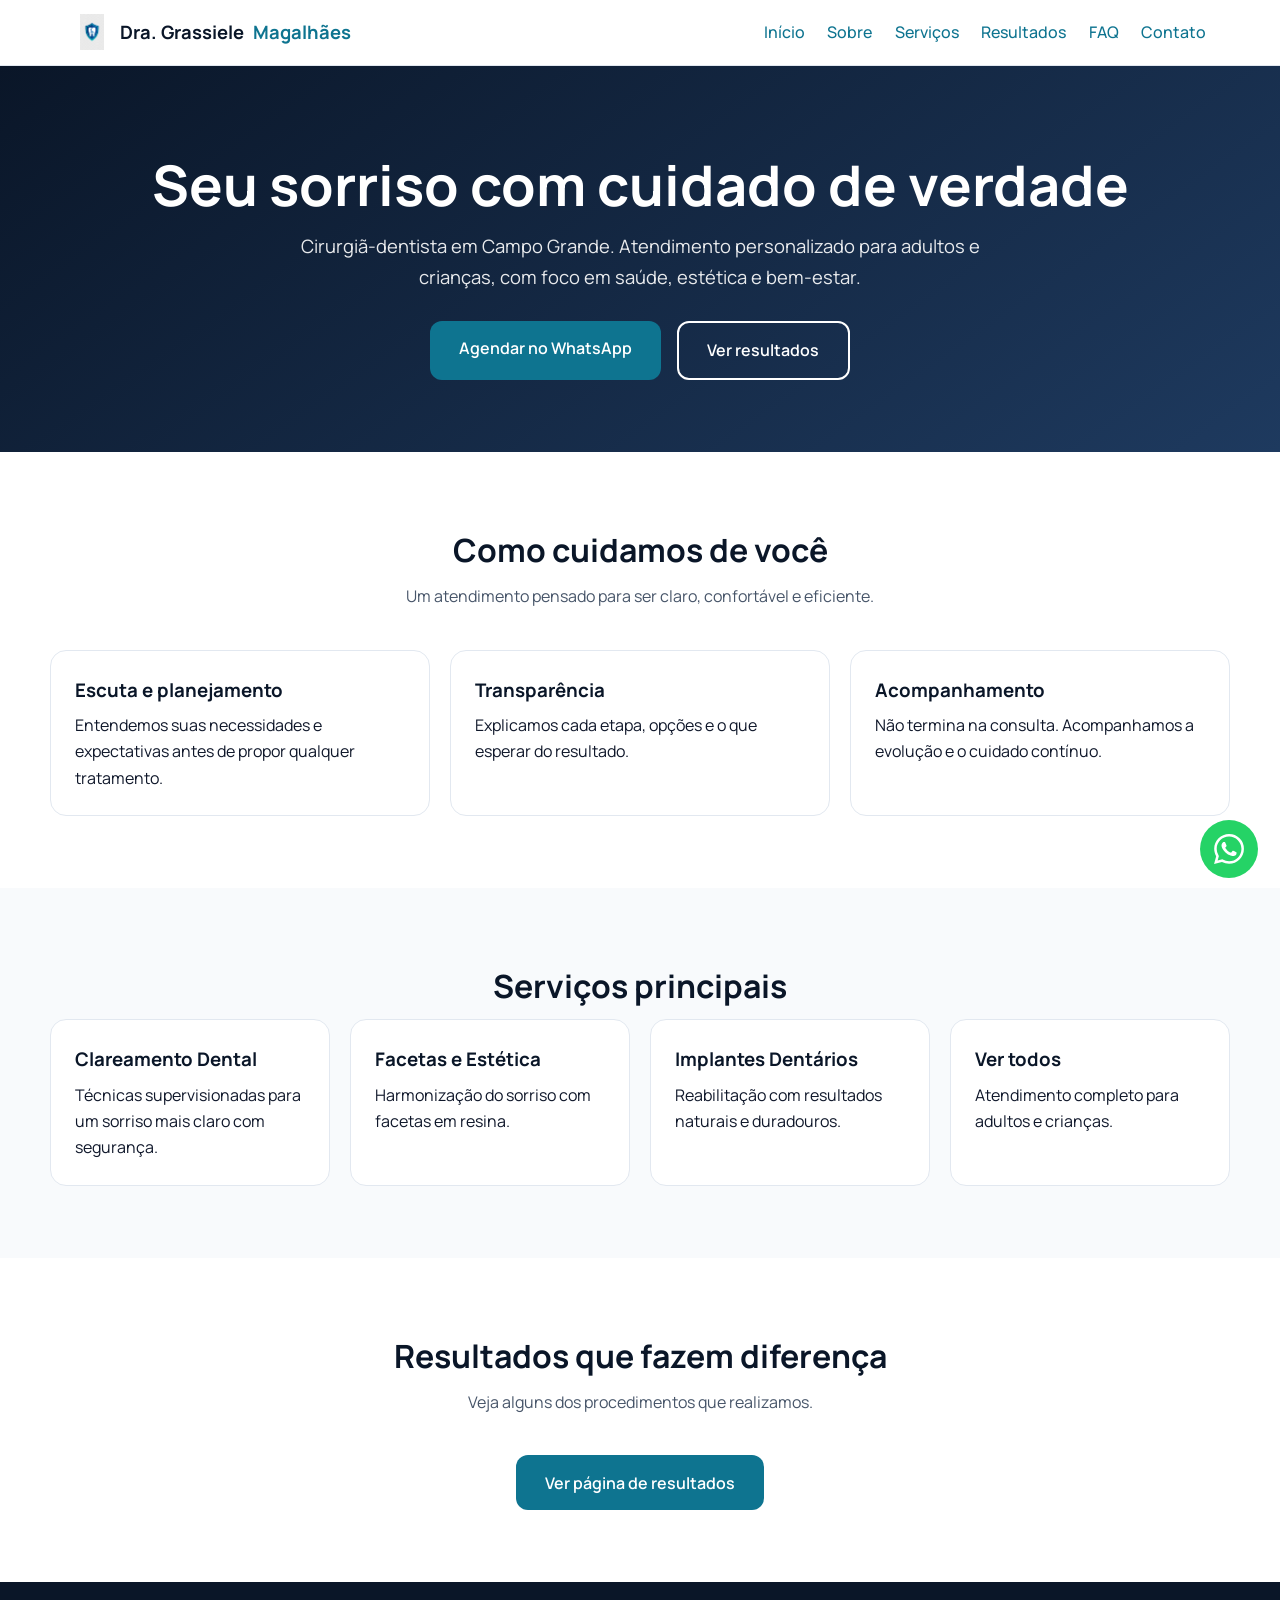
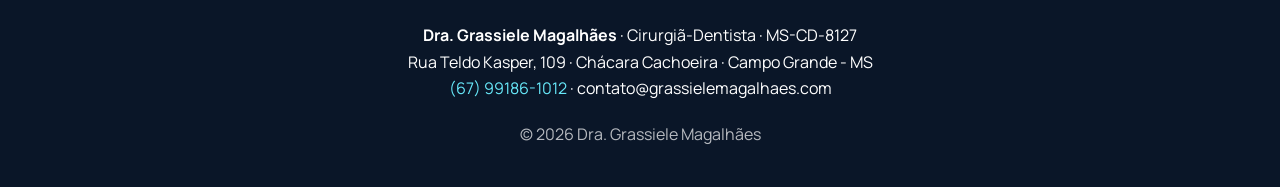
<file: index.html>
<!DOCTYPE html>
<html lang="pt-BR">
<head>
  <meta charset="UTF-8">
  <meta name="viewport" content="width=device-width, initial-scale=1.0">
  <title>Dra. Grassiele Magalhães | Dentista em Campo Grande</title>
  <link rel="preconnect" href="https://fonts.googleapis.com">
  <link rel="preconnect" href="https://fonts.gstatic.com" crossorigin>
  <link href="https://fonts.googleapis.com/css2?family=Manrope:wght@400;500;600;700&display=swap" rel="stylesheet">
  <link rel="stylesheet" href="css/style.css">
</head>
<body>
  <header class="header">
    <nav class="nav">
      <a href="index.html" class="logo"><img src="images/logo.png" alt="Logo"> Dra. Grassiele <span style="color:var(--teal)">Magalhães</span></a>
      <button class="nav-toggle">☰</button>
      <ul class="nav-menu">
        <li><a href="index.html" class="active">Início</a></li>
        <li><a href="sobre.html">Sobre</a></li>
        <li><a href="servicos.html">Serviços</a></li>
        <li><a href="resultados.html">Resultados</a></li>
        <li><a href="faq.html">FAQ</a></li>
        <li><a href="contato.html">Contato</a></li>
      </ul>
    </nav>
  </header>
  <main>
    <section class="hero">
      <h1>Seu sorriso com cuidado de verdade</h1>
      <p>Cirurgiã-dentista em Campo Grande. Atendimento personalizado para adultos e crianças, com foco em saúde, estética e bem-estar.</p>
      <div style="display:flex;gap:1rem;justify-content:center;flex-wrap:wrap;">
        <a href="https://wa.me/5567991861012?text=Olá! Gostaria de agendar uma consulta." class="btn" target="_blank">Agendar no WhatsApp</a>
        <a href="resultados.html" class="btn btn-outline">Ver resultados</a>
      </div>
    </section>
    <section class="section">
      <div class="container">
        <h2 class="section-title">Como cuidamos de você</h2>
        <p class="section-subtitle">Um atendimento pensado para ser claro, confortável e eficiente.</p>
        <div class="grid">
          <div class="card"><h3>Escuta e planejamento</h3><p>Entendemos suas necessidades e expectativas antes de propor qualquer tratamento.</p></div>
          <div class="card"><h3>Transparência</h3><p>Explicamos cada etapa, opções e o que esperar do resultado.</p></div>
          <div class="card"><h3>Acompanhamento</h3><p>Não termina na consulta. Acompanhamos a evolução e o cuidado contínuo.</p></div>
        </div>
      </div>
    </section>
    <section class="section section-soft">
      <div class="container">
        <h2 class="section-title">Serviços principais</h2>
        <div class="grid">
          <a href="clareamento.html" class="card" style="color:inherit;"><h3>Clareamento Dental</h3><p>Técnicas supervisionadas para um sorriso mais claro com segurança.</p></a>
          <a href="facetas.html" class="card" style="color:inherit;"><h3>Facetas e Estética</h3><p>Harmonização do sorriso com facetas em resina.</p></a>
          <a href="implante.html" class="card" style="color:inherit;"><h3>Implantes Dentários</h3><p>Reabilitação com resultados naturais e duradouros.</p></a>
          <a href="servicos.html" class="card" style="color:inherit;"><h3>Ver todos</h3><p>Atendimento completo para adultos e crianças.</p></a>
        </div>
      </div>
    </section>
    <section class="section">
      <div class="container" style="text-align:center;">
        <h2 class="section-title">Resultados que fazem diferença</h2>
        <p class="section-subtitle">Veja alguns dos procedimentos que realizamos.</p>
        <a href="resultados.html" class="btn">Ver página de resultados</a>
      </div>
    </section>
  </main>
  <footer class="footer">
    <p><strong>Dra. Grassiele Magalhães</strong> · Cirurgiã-Dentista · MS-CD-8127</p>
    <p>Rua Teldo Kasper, 109 · Chácara Cachoeira · Campo Grande - MS</p>
    <p><a href="https://wa.me/5567991861012" target="_blank">(67) 99186-1012</a> · contato@grassielemagalhaes.com</p>
    <p style="margin-top:1.2rem;opacity:.7;">© 2026 Dra. Grassiele Magalhães</p>
  </footer>
  <a href="https://wa.me/5567991861012" class="whatsapp-float" target="_blank" aria-label="WhatsApp"><svg viewBox="0 0 24 24" fill="currentColor"><path d="M17.472 14.382c-.297-.149-1.758-.867-2.03-.967-.273-.099-.471-.148-.67.15-.197.297-.767.966-.94 1.164-.173.199-.347.223-.644.075-.297-.15-1.255-.463-2.39-1.475-.883-.788-1.48-1.761-1.653-2.059-.173-.297-.018-.458.13-.606.134-.133.298-.347.446-.52.149-.174.198-.298.298-.497.099-.198.05-.371-.025-.52-.075-.149-.669-1.612-.916-2.207-.242-.579-.487-.5-.669-.51-.173-.008-.371-.01-.57-.01-.198 0-.52.074-.792.372-.272.297-1.04 1.016-1.04 2.479 0 1.462 1.065 2.875 1.213 3.074.149.198 2.096 3.2 5.077 4.487.709.306 1.262.489 1.694.625.712.227 1.36.195 1.871.118.571-.085 1.758-.719 2.006-1.413.248-.694.248-1.289.173-1.413-.074-.124-.272-.198-.57-.347m-5.421 7.403h-.004a9.87 9.87 0 01-5.031-1.378l-.361-.214-3.741.982.998-3.648-.235-.374a9.86 9.86 0 01-1.51-5.26c.001-5.45 4.436-9.884 9.888-9.884 2.64 0 5.122 1.03 6.988 2.898a9.825 9.825 0 012.893 6.994c-.003 5.45-4.435 9.884-9.881 9.884m8.413-18.297A11.815 11.815 0 0012.05 0C5.495 0 .16 5.335.157 11.892c0 2.096.547 4.142 1.588 5.945L.057 24l6.305-1.654a11.882 11.882 0 005.683 1.448h.005c6.554 0 11.89-5.335 11.893-11.893a11.821 11.821 0 00-3.48-8.413z"/></svg></a>
  <script src="js/script.js"></script>
</body>
</html>
</file>
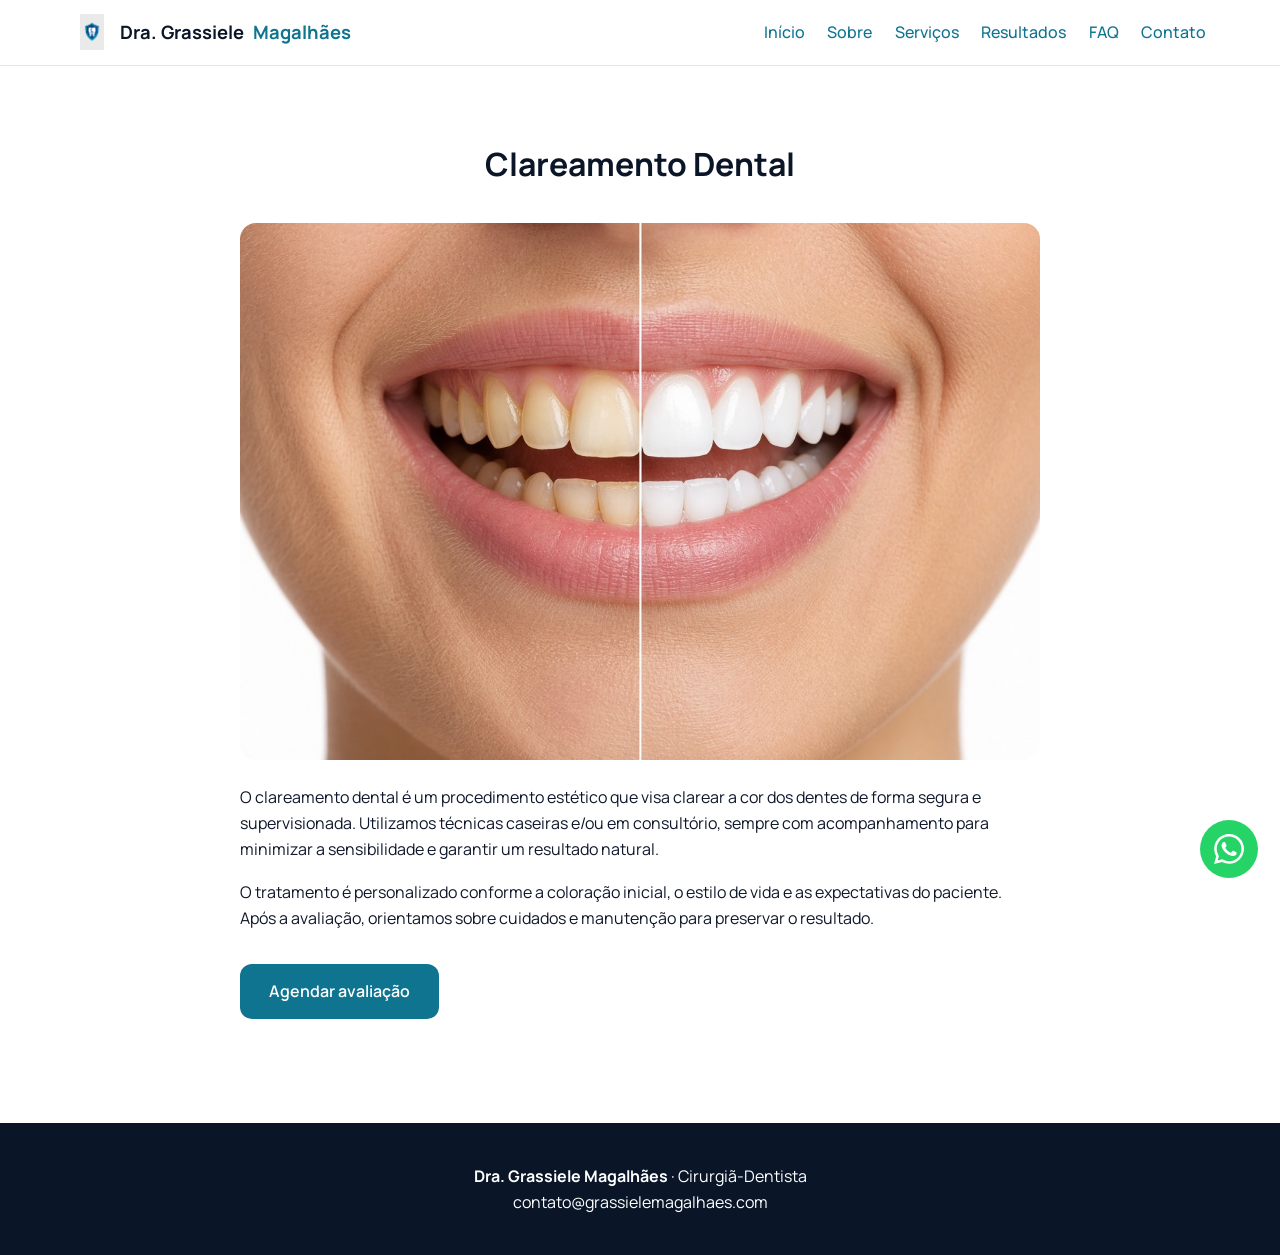
<file: clareamento.html>
<!DOCTYPE html>
<html lang="pt-BR">
<head>
  <meta charset="UTF-8">
  <meta name="viewport" content="width=device-width, initial-scale=1.0">
  <title>Clareamento Dental | Dra. Grassiele Magalhães</title>
  <link rel="preconnect" href="https://fonts.googleapis.com">
  <link rel="preconnect" href="https://fonts.gstatic.com" crossorigin>
  <link href="https://fonts.googleapis.com/css2?family=Manrope:wght@400;500;600;700&display=swap" rel="stylesheet">
  <link rel="stylesheet" href="css/style.css">
</head>
<body>
  <header class="header"><nav class="nav"><a href="index.html" class="logo"><img src="images/logo.png" alt="Logo"> Dra. Grassiele <span style="color:var(--teal)">Magalhães</span></a><button class="nav-toggle">☰</button><ul class="nav-menu"><li><a href="index.html">Início</a></li><li><a href="sobre.html">Sobre</a></li><li><a href="servicos.html">Serviços</a></li><li><a href="resultados.html">Resultados</a></li><li><a href="faq.html">FAQ</a></li><li><a href="contato.html">Contato</a></li></ul></nav></header>
  <main><section class="section"><div class="container"><h1 class="section-title">Clareamento Dental</h1><div style="max-width:800px;margin:2rem auto;"><img src="images/clareamento.jpg" alt="Clareamento dental" style="border-radius:16px;margin-bottom:1.5rem;"><p>O clareamento dental é um procedimento estético que visa clarear a cor dos dentes de forma segura e supervisionada. Utilizamos técnicas caseiras e/ou em consultório, sempre com acompanhamento para minimizar a sensibilidade e garantir um resultado natural.</p><p style="margin-top:1rem;">O tratamento é personalizado conforme a coloração inicial, o estilo de vida e as expectativas do paciente. Após a avaliação, orientamos sobre cuidados e manutenção para preservar o resultado.</p><div style="margin-top:2rem;"><a href="https://wa.me/5567991861012?text=Olá! Gostaria de saber mais sobre clareamento dental." class="btn" target="_blank">Agendar avaliação</a></div></div></div></section></main>
  <footer class="footer"><p><strong>Dra. Grassiele Magalhães</strong> · Cirurgiã-Dentista</p><p>contato@grassielemagalhaes.com</p></footer>
  <a href="https://wa.me/5567991861012" class="whatsapp-float" target="_blank"><svg viewBox="0 0 24 24" fill="currentColor"><path d="M17.472 14.382c-.297-.149-1.758-.867-2.03-.967-.273-.099-.471-.148-.67.15-.197.297-.767.966-.94 1.164-.173.199-.347.223-.644.075-.297-.15-1.255-.463-2.39-1.475-.883-.788-1.48-1.761-1.653-2.059-.173-.297-.018-.458.13-.606.134-.133.298-.347.446-.52.149-.174.198-.298.298-.497.099-.198.05-.371-.025-.52-.075-.149-.669-1.612-.916-2.207-.242-.579-.487-.5-.669-.51-.173-.008-.371-.01-.57-.01-.198 0-.52.074-.792.372-.272.297-1.04 1.016-1.04 2.479 0 1.462 1.065 2.875 1.213 3.074.149.198 2.096 3.2 5.077 4.487.709.306 1.262.489 1.694.625.712.227 1.36.195 1.871.118.571-.085 1.758-.719 2.006-1.413.248-.694.248-1.289.173-1.413-.074-.124-.272-.198-.57-.347m-5.421 7.403h-.004a9.87 9.87 0 01-5.031-1.378l-.361-.214-3.741.982.998-3.648-.235-.374a9.86 9.86 0 01-1.51-5.26c.001-5.45 4.436-9.884 9.888-9.884 2.64 0 5.122 1.03 6.988 2.898a9.825 9.825 0 012.893 6.994c-.003 5.45-4.435 9.884-9.881 9.884m8.413-18.297A11.815 11.815 0 0012.05 0C5.495 0 .16 5.335.157 11.892c0 2.096.547 4.142 1.588 5.945L.057 24l6.305-1.654a11.882 11.882 0 005.683 1.448h.005c6.554 0 11.89-5.335 11.893-11.893a11.821 11.821 0 00-3.48-8.413z"/></svg></a>
  <script src="js/script.js"></script>
</body></html>
</file>
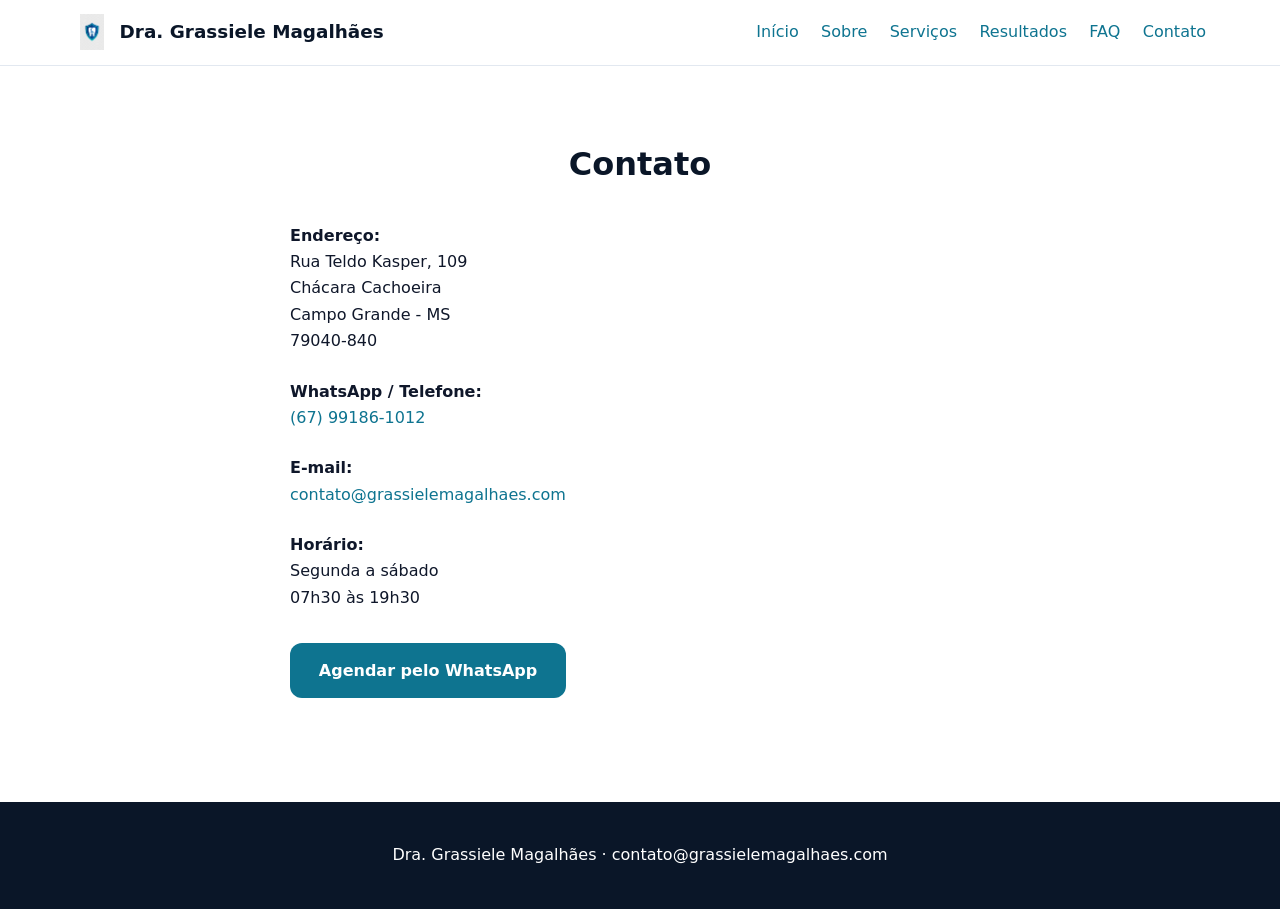
<file: contato.html>
<!DOCTYPE html>
<html lang="pt-BR">
<head>
  <meta charset="UTF-8">
  <meta name="viewport" content="width=device-width, initial-scale=1.0">
  <title>Contato | Dra. Grassiele Magalhães</title>
  <link rel="stylesheet" href="css/style.css">
</head>
<body>
  <header class="header"><nav class="nav"><a href="index.html" class="logo"><img src="images/logo.png" alt="Logo"> Dra. Grassiele Magalhães</a><button class="nav-toggle">☰</button><ul class="nav-menu"><li><a href="index.html">Início</a></li><li><a href="sobre.html">Sobre</a></li><li><a href="servicos.html">Serviços</a></li><li><a href="resultados.html">Resultados</a></li><li><a href="faq.html">FAQ</a></li><li><a href="contato.html" class="active">Contato</a></li></ul></nav></header>
  <main><section class="section"><div class="container"><h1 class="section-title">Contato</h1><div style="max-width:700px;margin:2rem auto;"><p><strong>Endereço:</strong><br>Rua Teldo Kasper, 109<br>Chácara Cachoeira<br>Campo Grande - MS<br>79040-840</p><p style="margin-top:1.5rem;"><strong>WhatsApp / Telefone:</strong><br><a href="https://wa.me/5567991861012" target="_blank">(67) 99186-1012</a></p><p style="margin-top:1.5rem;"><strong>E-mail:</strong><br><a href="mailto:contato@grassielemagalhaes.com">contato@grassielemagalhaes.com</a></p><p style="margin-top:1.5rem;"><strong>Horário:</strong><br>Segunda a sábado<br>07h30 às 19h30</p><div style="margin-top:2rem;"><a href="https://wa.me/5567991861012" class="btn" target="_blank">Agendar pelo WhatsApp</a></div></div></div></section></main>
  <footer class="footer"><p>Dra. Grassiele Magalhães · contato@grassielemagalhaes.com</p></footer>
  <script src="js/script.js"></script>
</body></html>
</file>
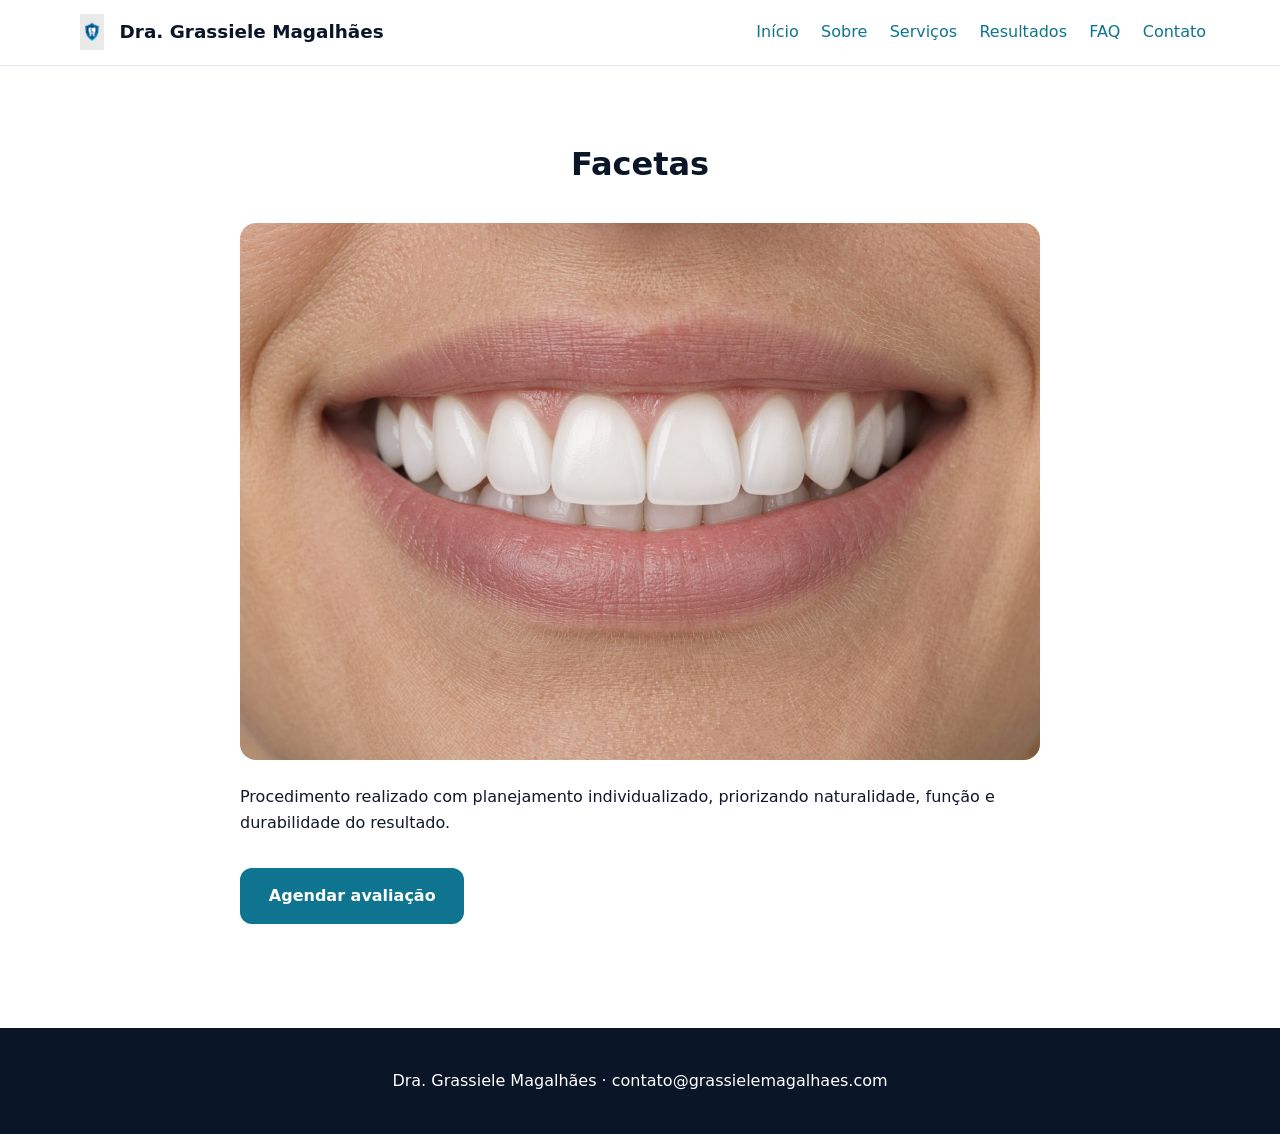
<file: facetas.html>
<!DOCTYPE html>
<html lang="pt-BR">
<head>
  <meta charset="UTF-8">
  <meta name="viewport" content="width=device-width, initial-scale=1.0">
  <title>Facetas | Dra. Grassiele Magalhães</title>
  <link rel="stylesheet" href="css/style.css">
</head>
<body>
  <header class="header"><nav class="nav"><a href="index.html" class="logo"><img src="images/logo.png" alt="Logo"> Dra. Grassiele Magalhães</a><button class="nav-toggle">☰</button><ul class="nav-menu"><li><a href="index.html">Início</a></li><li><a href="sobre.html">Sobre</a></li><li><a href="servicos.html">Serviços</a></li><li><a href="resultados.html">Resultados</a></li><li><a href="faq.html">FAQ</a></li><li><a href="contato.html">Contato</a></li></ul></nav></header>
  <main><section class="section"><div class="container"><h1 class="section-title">Facetas</h1><div style="max-width:800px;margin:2rem auto;"><img src="images/facetas.jpg" alt="facetas" style="border-radius:16px;margin-bottom:1.5rem;"><p>Procedimento realizado com planejamento individualizado, priorizando naturalidade, função e durabilidade do resultado.</p><div style="margin-top:2rem;"><a href="https://wa.me/5567991861012" class="btn" target="_blank">Agendar avaliação</a></div></div></div></section></main>
  <footer class="footer"><p>Dra. Grassiele Magalhães · contato@grassielemagalhaes.com</p></footer>
  <script src="js/script.js"></script>
</body></html>
</file>
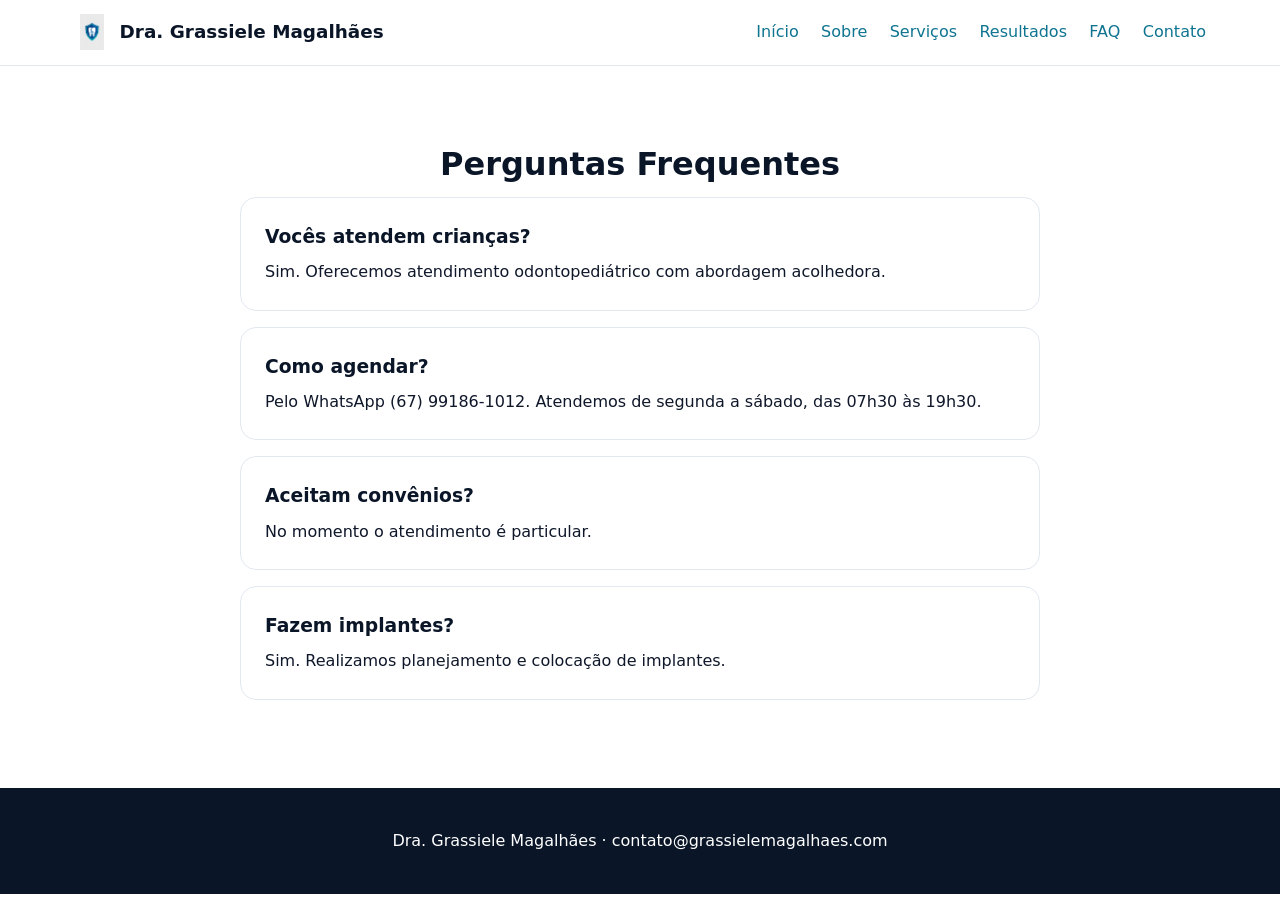
<file: faq.html>
<!DOCTYPE html>
<html lang="pt-BR">
<head>
  <meta charset="UTF-8">
  <meta name="viewport" content="width=device-width, initial-scale=1.0">
  <title>FAQ | Dra. Grassiele Magalhães</title>
  <link rel="stylesheet" href="css/style.css">
</head>
<body>
  <header class="header"><nav class="nav"><a href="index.html" class="logo"><img src="images/logo.png" alt="Logo"> Dra. Grassiele Magalhães</a><button class="nav-toggle">☰</button><ul class="nav-menu"><li><a href="index.html">Início</a></li><li><a href="sobre.html">Sobre</a></li><li><a href="servicos.html">Serviços</a></li><li><a href="resultados.html">Resultados</a></li><li><a href="faq.html" class="active">FAQ</a></li><li><a href="contato.html">Contato</a></li></ul></nav></header>
  <main><section class="section"><div class="container" style="max-width:800px;"><h1 class="section-title">Perguntas Frequentes</h1><div class="card" style="margin-bottom:1rem;"><h3>Vocês atendem crianças?</h3><p>Sim. Oferecemos atendimento odontopediátrico com abordagem acolhedora.</p></div><div class="card" style="margin-bottom:1rem;"><h3>Como agendar?</h3><p>Pelo WhatsApp (67) 99186-1012. Atendemos de segunda a sábado, das 07h30 às 19h30.</p></div><div class="card" style="margin-bottom:1rem;"><h3>Aceitam convênios?</h3><p>No momento o atendimento é particular.</p></div><div class="card" style="margin-bottom:1rem;"><h3>Fazem implantes?</h3><p>Sim. Realizamos planejamento e colocação de implantes.</p></div></div></section></main>
  <footer class="footer"><p>Dra. Grassiele Magalhães · contato@grassielemagalhaes.com</p></footer>
  <script src="js/script.js"></script>
</body></html>
</file>
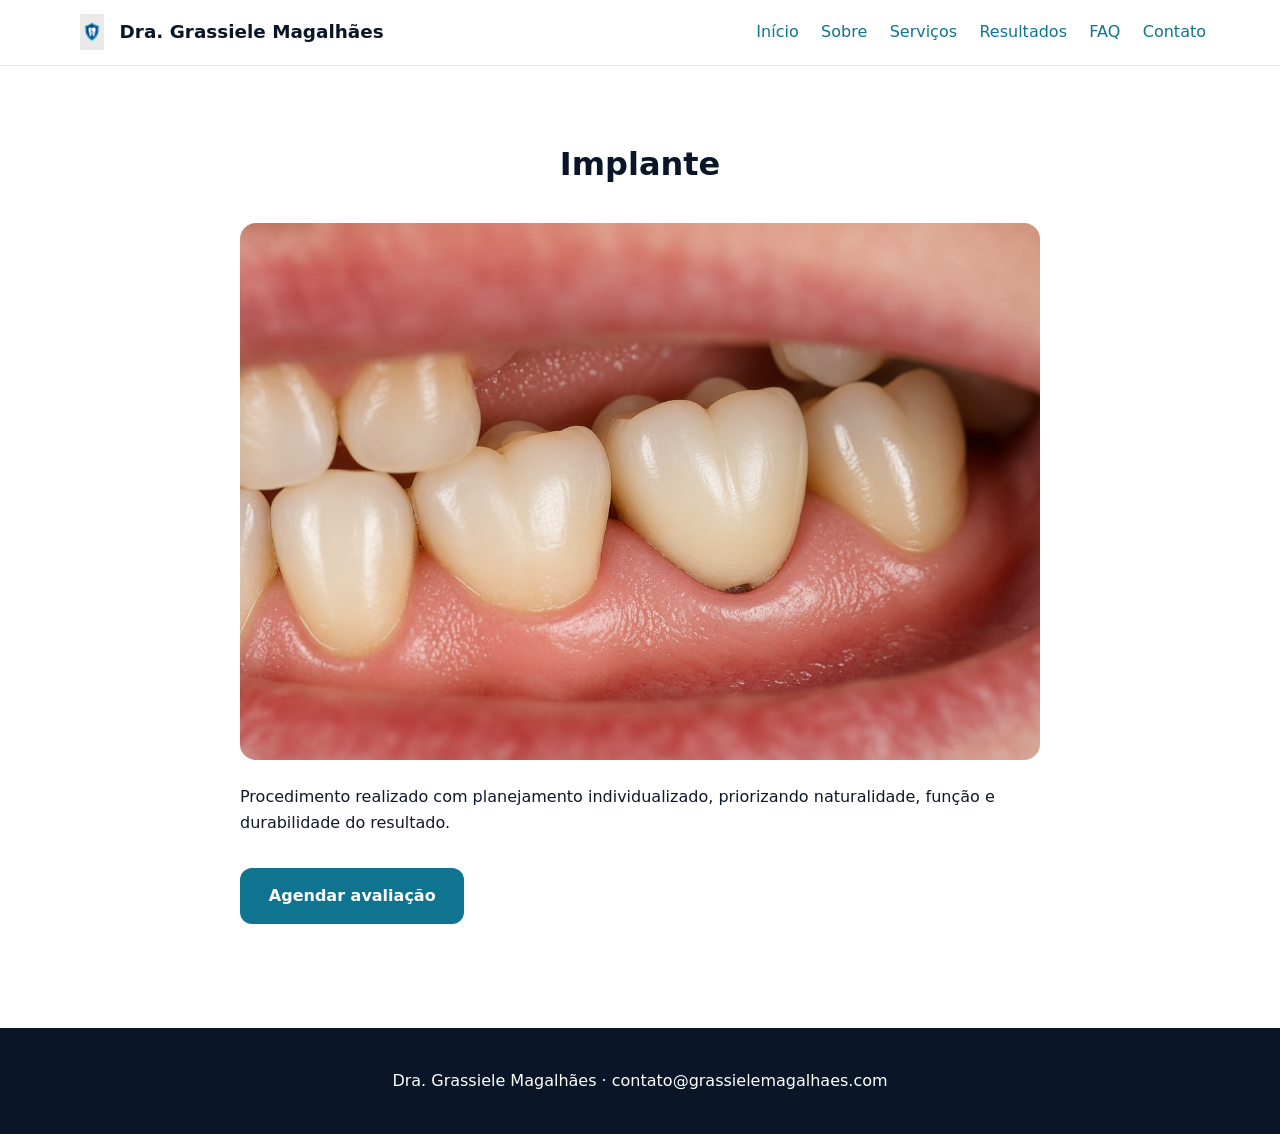
<file: implante.html>
<!DOCTYPE html>
<html lang="pt-BR">
<head>
  <meta charset="UTF-8">
  <meta name="viewport" content="width=device-width, initial-scale=1.0">
  <title>Implante | Dra. Grassiele Magalhães</title>
  <link rel="stylesheet" href="css/style.css">
</head>
<body>
  <header class="header"><nav class="nav"><a href="index.html" class="logo"><img src="images/logo.png" alt="Logo"> Dra. Grassiele Magalhães</a><button class="nav-toggle">☰</button><ul class="nav-menu"><li><a href="index.html">Início</a></li><li><a href="sobre.html">Sobre</a></li><li><a href="servicos.html">Serviços</a></li><li><a href="resultados.html">Resultados</a></li><li><a href="faq.html">FAQ</a></li><li><a href="contato.html">Contato</a></li></ul></nav></header>
  <main><section class="section"><div class="container"><h1 class="section-title">Implante</h1><div style="max-width:800px;margin:2rem auto;"><img src="images/implante.jpg" alt="implante" style="border-radius:16px;margin-bottom:1.5rem;"><p>Procedimento realizado com planejamento individualizado, priorizando naturalidade, função e durabilidade do resultado.</p><div style="margin-top:2rem;"><a href="https://wa.me/5567991861012" class="btn" target="_blank">Agendar avaliação</a></div></div></div></section></main>
  <footer class="footer"><p>Dra. Grassiele Magalhães · contato@grassielemagalhaes.com</p></footer>
  <script src="js/script.js"></script>
</body></html>
</file>
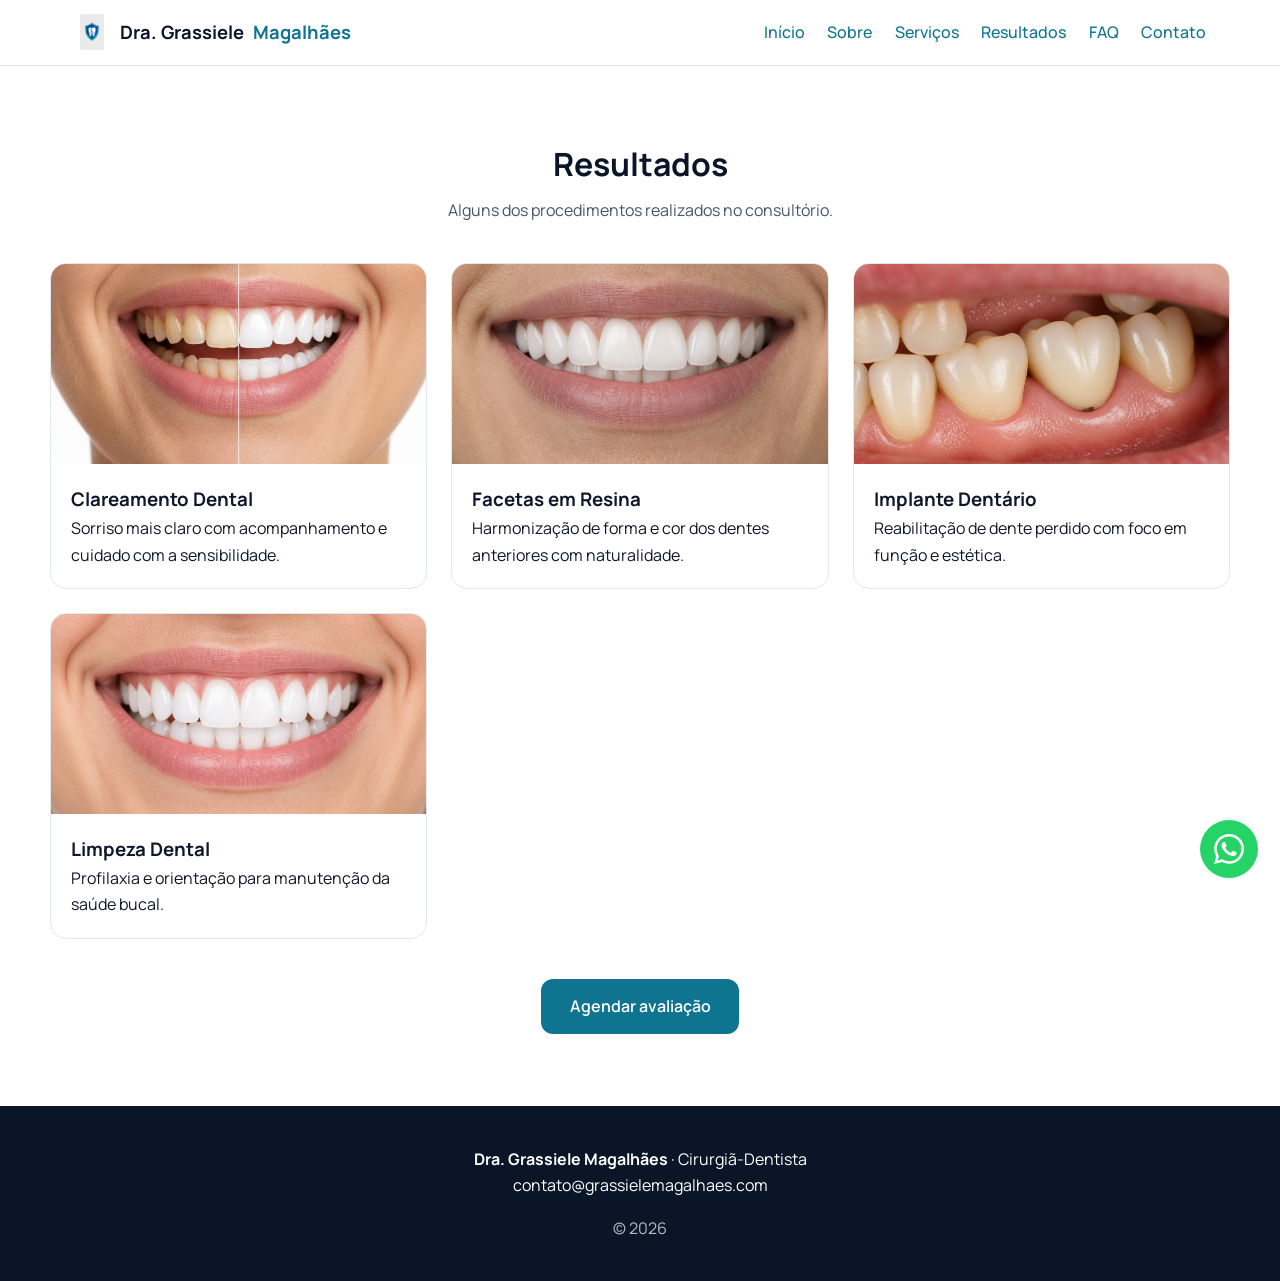
<file: resultados.html>
<!DOCTYPE html>
<html lang="pt-BR">
<head>
  <meta charset="UTF-8">
  <meta name="viewport" content="width=device-width, initial-scale=1.0">
  <title>Resultados | Dra. Grassiele Magalhães</title>
  <link rel="preconnect" href="https://fonts.googleapis.com">
  <link rel="preconnect" href="https://fonts.gstatic.com" crossorigin>
  <link href="https://fonts.googleapis.com/css2?family=Manrope:wght@400;500;600;700&display=swap" rel="stylesheet">
  <link rel="stylesheet" href="css/style.css">
</head>
<body>
  <header class="header"><nav class="nav"><a href="index.html" class="logo"><img src="images/logo.png" alt="Logo"> Dra. Grassiele <span style="color:var(--teal)">Magalhães</span></a><button class="nav-toggle">☰</button><ul class="nav-menu"><li><a href="index.html">Início</a></li><li><a href="sobre.html">Sobre</a></li><li><a href="servicos.html">Serviços</a></li><li><a href="resultados.html" class="active">Resultados</a></li><li><a href="faq.html">FAQ</a></li><li><a href="contato.html">Contato</a></li></ul></nav></header>
  <main><section class="section"><div class="container"><h1 class="section-title">Resultados</h1><p class="section-subtitle">Alguns dos procedimentos realizados no consultório.</p><div class="results-grid"><div class="result-card"><img src="images/clareamento.jpg" alt="Clareamento dental"><div class="content"><h3>Clareamento Dental</h3><p>Sorriso mais claro com acompanhamento e cuidado com a sensibilidade.</p></div></div><div class="result-card"><img src="images/facetas.jpg" alt="Facetas em resina"><div class="content"><h3>Facetas em Resina</h3><p>Harmonização de forma e cor dos dentes anteriores com naturalidade.</p></div></div><div class="result-card"><img src="images/implante.jpg" alt="Implante dentário"><div class="content"><h3>Implante Dentário</h3><p>Reabilitação de dente perdido com foco em função e estética.</p></div></div><div class="result-card"><img src="images/limpeza.jpg" alt="Limpeza dental"><div class="content"><h3>Limpeza Dental</h3><p>Profilaxia e orientação para manutenção da saúde bucal.</p></div></div></div><div style="text-align:center;margin-top:2.5rem;"><a href="https://wa.me/5567991861012" class="btn" target="_blank">Agendar avaliação</a></div></div></section></main>
  <footer class="footer"><p><strong>Dra. Grassiele Magalhães</strong> · Cirurgiã-Dentista</p><p>contato@grassielemagalhaes.com</p><p style="margin-top:1rem;opacity:.7;">© 2026</p></footer>
  <a href="https://wa.me/5567991861012" class="whatsapp-float" target="_blank"><svg viewBox="0 0 24 24" fill="currentColor"><path d="M17.472 14.382c-.297-.149-1.758-.867-2.03-.967-.273-.099-.471-.148-.67.15-.197.297-.767.966-.94 1.164-.173.199-.347.223-.644.075-.297-.15-1.255-.463-2.39-1.475-.883-.788-1.48-1.761-1.653-2.059-.173-.297-.018-.458.13-.606.134-.133.298-.347.446-.52.149-.174.198-.298.298-.497.099-.198.05-.371-.025-.52-.075-.149-.669-1.612-.916-2.207-.242-.579-.487-.5-.669-.51-.173-.008-.371-.01-.57-.01-.198 0-.52.074-.792.372-.272.297-1.04 1.016-1.04 2.479 0 1.462 1.065 2.875 1.213 3.074.149.198 2.096 3.2 5.077 4.487.709.306 1.262.489 1.694.625.712.227 1.36.195 1.871.118.571-.085 1.758-.719 2.006-1.413.248-.694.248-1.289.173-1.413-.074-.124-.272-.198-.57-.347m-5.421 7.403h-.004a9.87 9.87 0 01-5.031-1.378l-.361-.214-3.741.982.998-3.648-.235-.374a9.86 9.86 0 01-1.51-5.26c.001-5.45 4.436-9.884 9.888-9.884 2.64 0 5.122 1.03 6.988 2.898a9.825 9.825 0 012.893 6.994c-.003 5.45-4.435 9.884-9.881 9.884m8.413-18.297A11.815 11.815 0 0012.05 0C5.495 0 .16 5.335.157 11.892c0 2.096.547 4.142 1.588 5.945L.057 24l6.305-1.654a11.882 11.882 0 005.683 1.448h.005c6.554 0 11.89-5.335 11.893-11.893a11.821 11.821 0 00-3.48-8.413z"/></svg></a>
  <script src="js/script.js"></script>
</body></html>
</file>
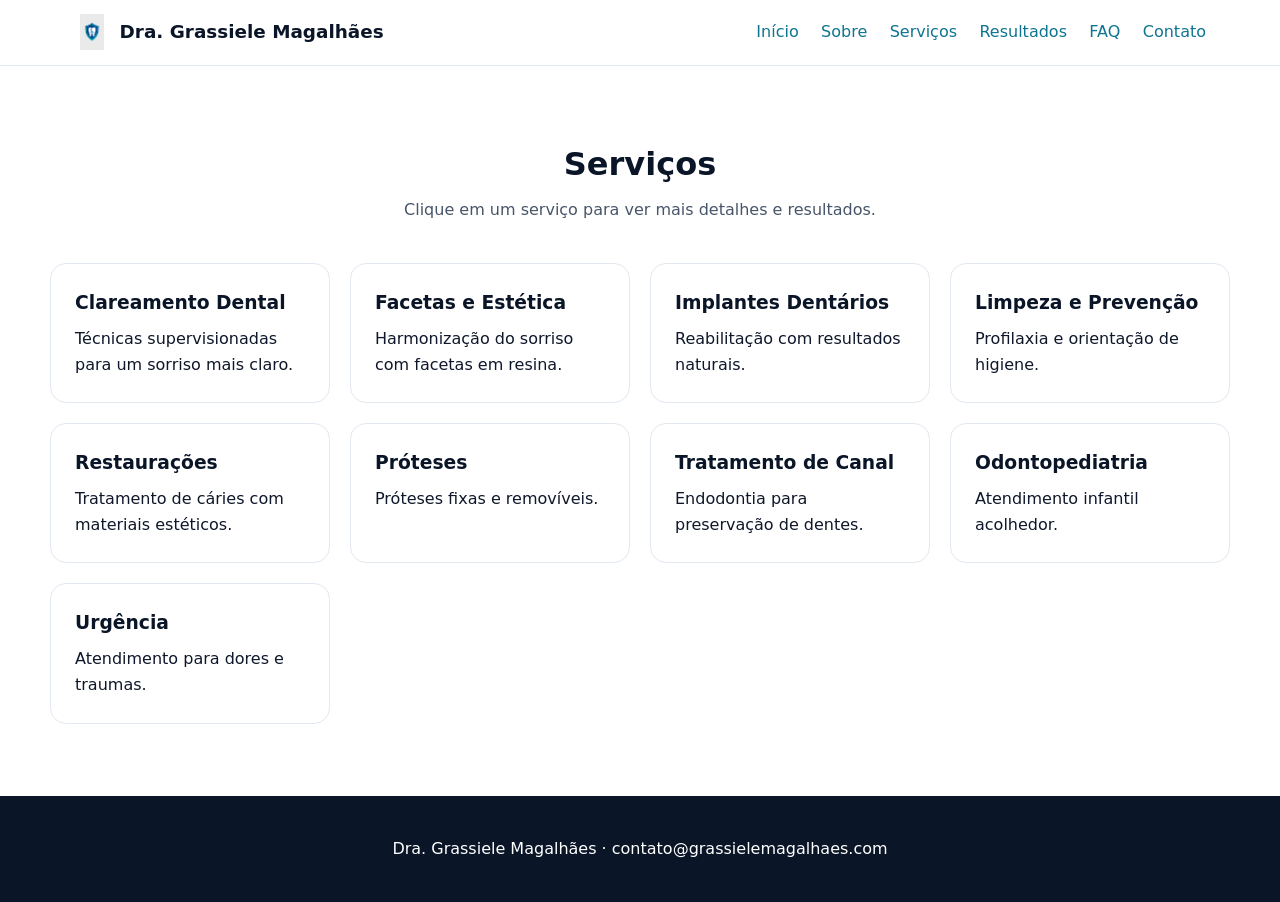
<file: servicos.html>
<!DOCTYPE html>
<html lang="pt-BR">
<head>
  <meta charset="UTF-8">
  <meta name="viewport" content="width=device-width, initial-scale=1.0">
  <title>Serviços | Dra. Grassiele Magalhães</title>
  <link rel="stylesheet" href="css/style.css">
</head>
<body>
  <header class="header"><nav class="nav"><a href="index.html" class="logo"><img src="images/logo.png" alt="Logo"> Dra. Grassiele Magalhães</a><button class="nav-toggle">☰</button><ul class="nav-menu"><li><a href="index.html">Início</a></li><li><a href="sobre.html">Sobre</a></li><li><a href="servicos.html" class="active">Serviços</a></li><li><a href="resultados.html">Resultados</a></li><li><a href="faq.html">FAQ</a></li><li><a href="contato.html">Contato</a></li></ul></nav></header>
  <main><section class="section"><div class="container"><h1 class="section-title">Serviços</h1><p class="section-subtitle">Clique em um serviço para ver mais detalhes e resultados.</p><div class="grid"><a href="clareamento.html" class="card" style="color:inherit;"><h3>Clareamento Dental</h3><p>Técnicas supervisionadas para um sorriso mais claro.</p></a><a href="facetas.html" class="card" style="color:inherit;"><h3>Facetas e Estética</h3><p>Harmonização do sorriso com facetas em resina.</p></a><a href="implante.html" class="card" style="color:inherit;"><h3>Implantes Dentários</h3><p>Reabilitação com resultados naturais.</p></a><div class="card"><h3>Limpeza e Prevenção</h3><p>Profilaxia e orientação de higiene.</p></div><div class="card"><h3>Restaurações</h3><p>Tratamento de cáries com materiais estéticos.</p></div><div class="card"><h3>Próteses</h3><p>Próteses fixas e removíveis.</p></div><div class="card"><h3>Tratamento de Canal</h3><p>Endodontia para preservação de dentes.</p></div><div class="card"><h3>Odontopediatria</h3><p>Atendimento infantil acolhedor.</p></div><div class="card"><h3>Urgência</h3><p>Atendimento para dores e traumas.</p></div></div></div></section></main>
  <footer class="footer"><p>Dra. Grassiele Magalhães · contato@grassielemagalhaes.com</p></footer>
  <script src="js/script.js"></script>
</body></html>
</file>
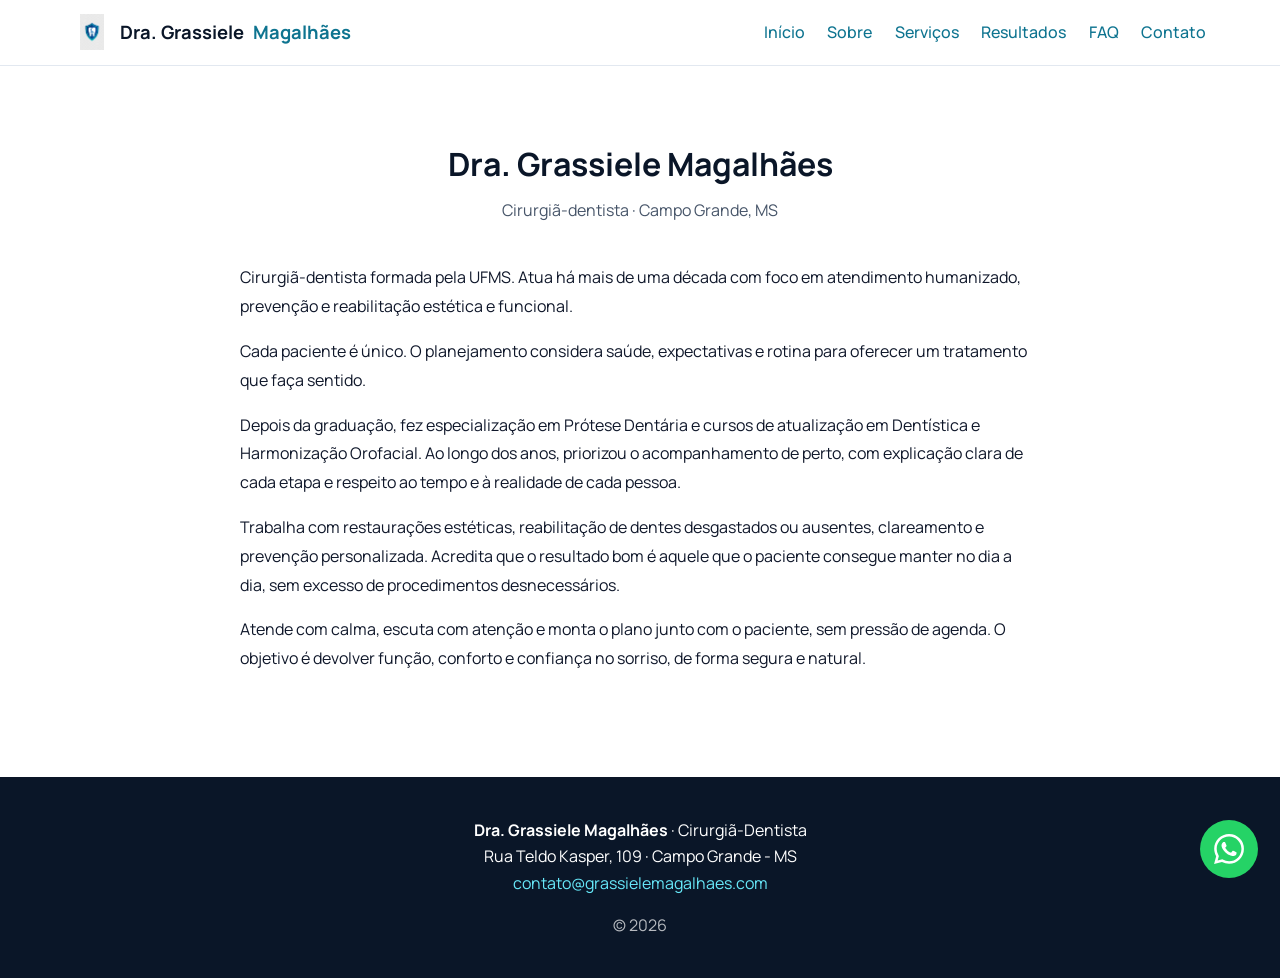
<file: sobre.html>
<!DOCTYPE html>
<html lang="pt-BR">
<head>
  <meta charset="UTF-8">
  <meta name="viewport" content="width=device-width, initial-scale=1.0">
  <title>Sobre | Dra. Grassiele Magalhães</title>
  <link rel="preconnect" href="https://fonts.googleapis.com">
  <link rel="preconnect" href="https://fonts.gstatic.com" crossorigin>
  <link href="https://fonts.googleapis.com/css2?family=Manrope:wght@400;500;600;700&display=swap" rel="stylesheet">
  <link rel="stylesheet" href="css/style.css">
</head>
<body>
  <header class="header"><nav class="nav"><a href="index.html" class="logo"><img src="images/logo.png" alt="Logo"> Dra. Grassiele <span style="color:var(--teal)">Magalhães</span></a><button class="nav-toggle">☰</button><ul class="nav-menu"><li><a href="index.html">Início</a></li><li><a href="sobre.html" class="active">Sobre</a></li><li><a href="servicos.html">Serviços</a></li><li><a href="resultados.html">Resultados</a></li><li><a href="faq.html">FAQ</a></li><li><a href="contato.html">Contato</a></li></ul></nav></header>
  <main><section class="section"><div class="container"><h1 class="section-title">Dra. Grassiele Magalhães</h1><p class="section-subtitle">Cirurgiã-dentista · Campo Grande, MS</p><div style="max-width:800px;margin:2rem auto;line-height:1.8;"><p>Cirurgiã-dentista formada pela UFMS. Atua há mais de uma década com foco em atendimento humanizado, prevenção e reabilitação estética e funcional.</p><p style="margin-top:1rem;">Cada paciente é único. O planejamento considera saúde, expectativas e rotina para oferecer um tratamento que faça sentido.</p><p style="margin-top:1rem;">Depois da graduação, fez especialização em Prótese Dentária e cursos de atualização em Dentística e Harmonização Orofacial. Ao longo dos anos, priorizou o acompanhamento de perto, com explicação clara de cada etapa e respeito ao tempo e à realidade de cada pessoa.</p><p style="margin-top:1rem;">Trabalha com restaurações estéticas, reabilitação de dentes desgastados ou ausentes, clareamento e prevenção personalizada. Acredita que o resultado bom é aquele que o paciente consegue manter no dia a dia, sem excesso de procedimentos desnecessários.</p><p style="margin-top:1rem;">Atende com calma, escuta com atenção e monta o plano junto com o paciente, sem pressão de agenda. O objetivo é devolver função, conforto e confiança no sorriso, de forma segura e natural.</p></div></div></section></main>
  <footer class="footer"><p><strong>Dra. Grassiele Magalhães</strong> · Cirurgiã-Dentista</p><p>Rua Teldo Kasper, 109 · Campo Grande - MS</p><p><a href="mailto:contato@grassielemagalhaes.com">contato@grassielemagalhaes.com</a></p><p style="margin-top:1rem;opacity:.7;">© 2026</p></footer>
  <a href="https://wa.me/5567991861012" class="whatsapp-float" target="_blank"><svg viewBox="0 0 24 24" fill="currentColor"><path d="M17.472 14.382c-.297-.149-1.758-.867-2.03-.967-.273-.099-.471-.148-.67.15-.197.297-.767.966-.94 1.164-.173.199-.347.223-.644.075-.297-.15-1.255-.463-2.39-1.475-.883-.788-1.48-1.761-1.653-2.059-.173-.297-.018-.458.13-.606.134-.133.298-.347.446-.52.149-.174.198-.298.298-.497.099-.198.05-.371-.025-.52-.075-.149-.669-1.612-.916-2.207-.242-.579-.487-.5-.669-.51-.173-.008-.371-.01-.57-.01-.198 0-.52.074-.792.372-.272.297-1.04 1.016-1.04 2.479 0 1.462 1.065 2.875 1.213 3.074.149.198 2.096 3.2 5.077 4.487.709.306 1.262.489 1.694.625.712.227 1.36.195 1.871.118.571-.085 1.758-.719 2.006-1.413.248-.694.248-1.289.173-1.413-.074-.124-.272-.198-.57-.347m-5.421 7.403h-.004a9.87 9.87 0 01-5.031-1.378l-.361-.214-3.741.982.998-3.648-.235-.374a9.86 9.86 0 01-1.51-5.26c.001-5.45 4.436-9.884 9.888-9.884 2.64 0 5.122 1.03 6.988 2.898a9.825 9.825 0 012.893 6.994c-.003 5.45-4.435 9.884-9.881 9.884m8.413-18.297A11.815 11.815 0 0012.05 0C5.495 0 .16 5.335.157 11.892c0 2.096.547 4.142 1.588 5.945L.057 24l6.305-1.654a11.882 11.882 0 005.683 1.448h.005c6.554 0 11.89-5.335 11.893-11.893a11.821 11.821 0 00-3.48-8.413z"/></svg></a>
  <script src="js/script.js"></script>
</body></html>
</file>
<file: css/style.css>
:root {
  --navy: #0A1628;
  --teal: #0E7490;
  --bg: #fff;
  --soft: #F8FAFC;
  --text: #0F172A;
  --muted: #475569;
  --border: #E2E8F0;
  --font: 'Manrope', system-ui, sans-serif;
  --radius: 16px;
}
* { margin:0; padding:0; box-sizing:border-box; }
body { font-family:var(--font); color:var(--text); line-height:1.65; }
img { max-width:100%; display:block; }
a { color:var(--teal); text-decoration:none; }
.header { position:sticky; top:0; background:rgba(255,255,255,.95); backdrop-filter:blur(10px); border-bottom:1px solid var(--border); z-index:100; }
.nav { max-width:1180px; margin:0 auto; padding:0.9rem 1.5rem; display:flex; justify-content:space-between; align-items:center; }
.logo { display:flex; align-items:center; gap:0.6rem; font-weight:700; color:var(--navy); font-size:1.15rem; }
.logo img { width:36px; height:36px; object-fit:contain; }
.nav-menu { display:flex; list-style:none; gap:1.4rem; }
.nav-menu a { font-weight:500; }
.nav-menu a:hover, .nav-menu a.active { color:var(--teal); }
.nav-toggle { display:none; background:none; border:none; font-size:1.4rem; cursor:pointer; }
.hero { background:linear-gradient(145deg,#0A1628,#1E3A5F); color:#fff; padding:5.5rem 1.5rem 4.5rem; text-align:center; }
.hero h1 { font-size:clamp(2.2rem,4.5vw,3.5rem); font-weight:700; line-height:1.1; margin-bottom:1rem; }
.hero p { font-size:1.15rem; opacity:.9; max-width:680px; margin:0 auto 1.8rem; }
.btn { display:inline-block; background:var(--teal); color:#fff; padding:.9rem 1.8rem; border-radius:12px; font-weight:600; }
.btn:hover { background:#0C5A70; color:#fff; }
.btn-outline { background:transparent; border:2px solid #fff; color:#fff; }
.section { padding:4.5rem 1.5rem; }
.section-soft { background:var(--soft); }
.container { max-width:1180px; margin:0 auto; }
.section-title { font-size:2rem; font-weight:700; text-align:center; margin-bottom:.4rem; color:var(--navy); }
.section-subtitle { text-align:center; color:var(--muted); margin-bottom:2.5rem; max-width:640px; margin-left:auto; margin-right:auto; }
.grid { display:grid; grid-template-columns:repeat(auto-fit,minmax(260px,1fr)); gap:1.25rem; }
.card { background:#fff; padding:1.5rem; border-radius:var(--radius); border:1px solid var(--border); transition:.25s; }
.card:hover { transform:translateY(-4px); box-shadow:0 10px 30px rgba(10,22,40,.08); }
.card h3 { margin-bottom:.4rem; color:var(--navy); }
.results-grid { display:grid; grid-template-columns:repeat(auto-fit,minmax(300px,1fr)); gap:1.5rem; }
.result-card { background:#fff; border-radius:var(--radius); overflow:hidden; border:1px solid var(--border); }
.result-card img { width:100%; height:200px; object-fit:cover; }
.result-card .content { padding:1.25rem; }
.footer { background:var(--navy); color:#fff; padding:2.5rem 1.5rem; text-align:center; }
.footer a { color:#67E8F9; }
.whatsapp-float { position:fixed; bottom:1.4rem; right:1.4rem; background:#25D366; color:#fff; width:58px; height:58px; border-radius:50%; display:flex; align-items:center; justify-content:center; z-index:999; }
.whatsapp-float svg { width:30px; height:30px; }
@media (max-width:768px) {
  .nav-menu { display:none; position:absolute; top:100%; left:0; right:0; background:#fff; flex-direction:column; padding:1rem; border-bottom:1px solid var(--border); }
  .nav-menu.active { display:flex; }
  .nav-toggle { display:block; }
}
</file>
